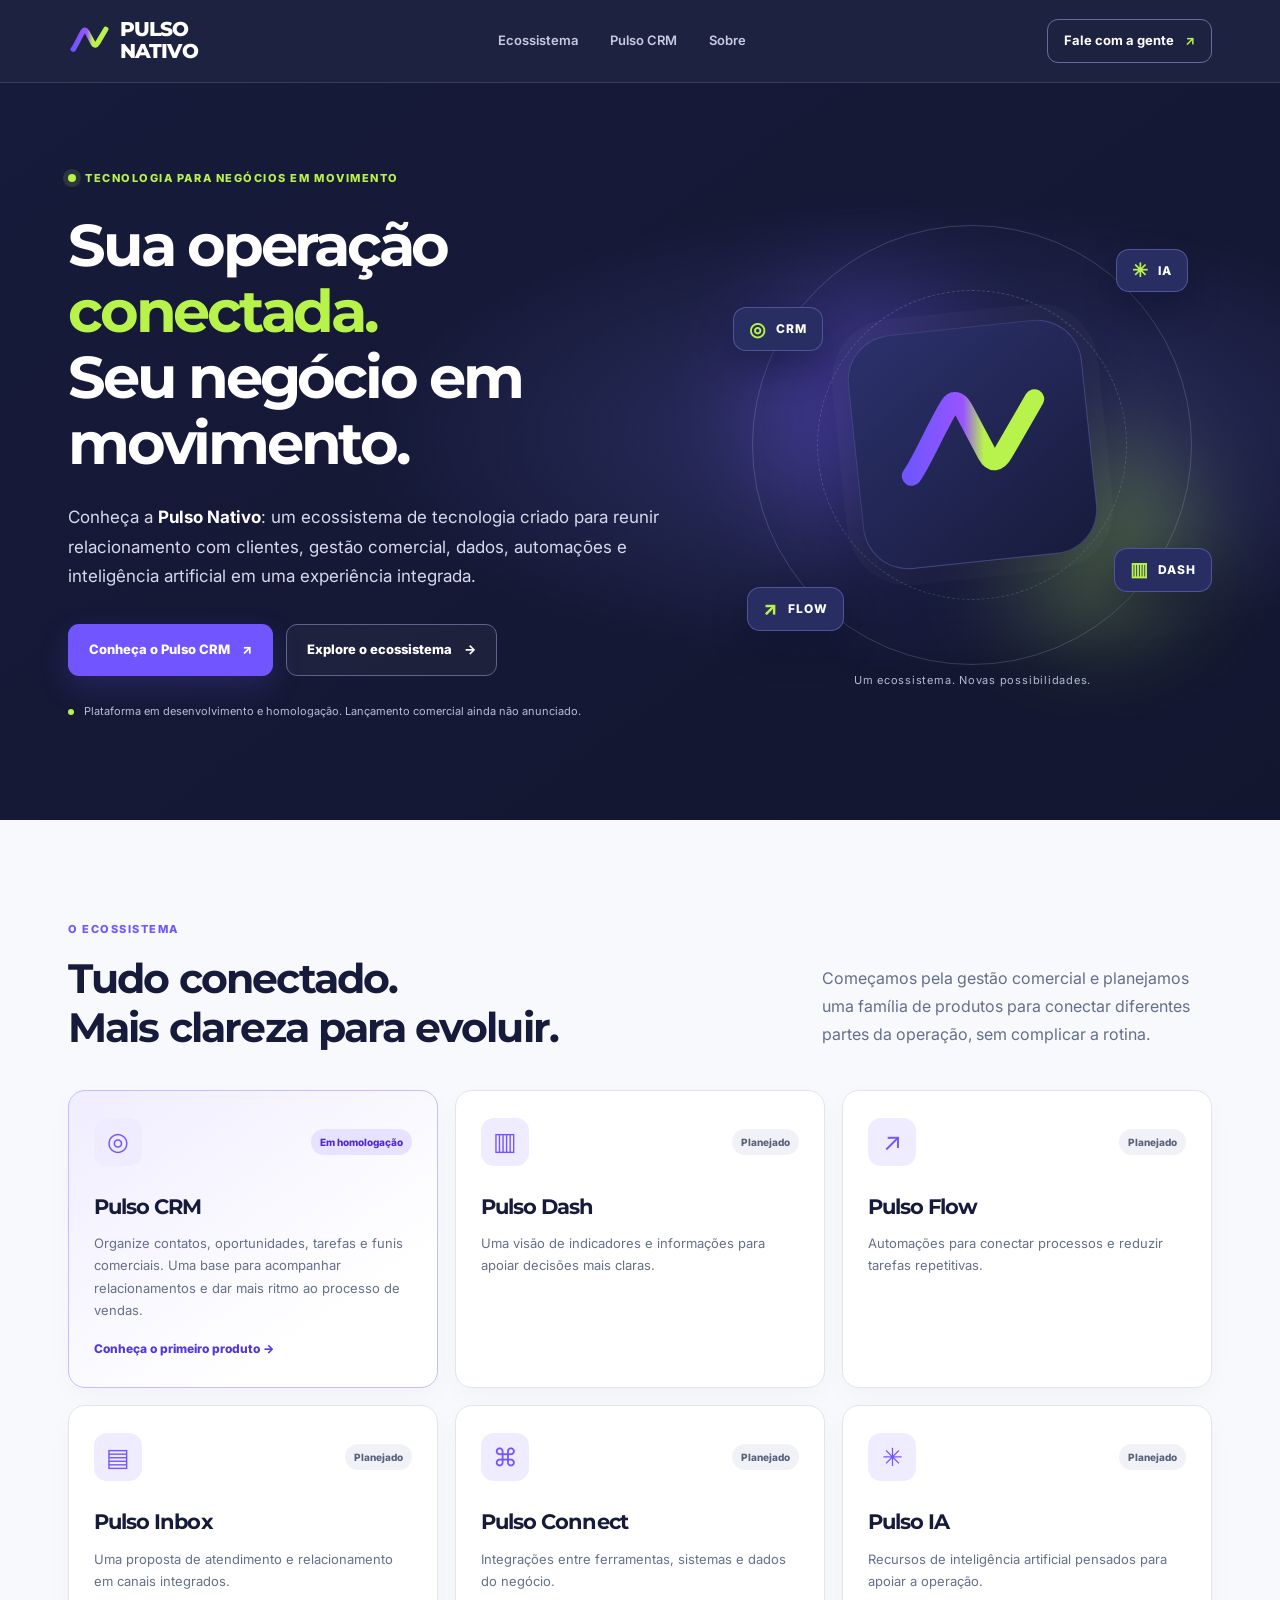
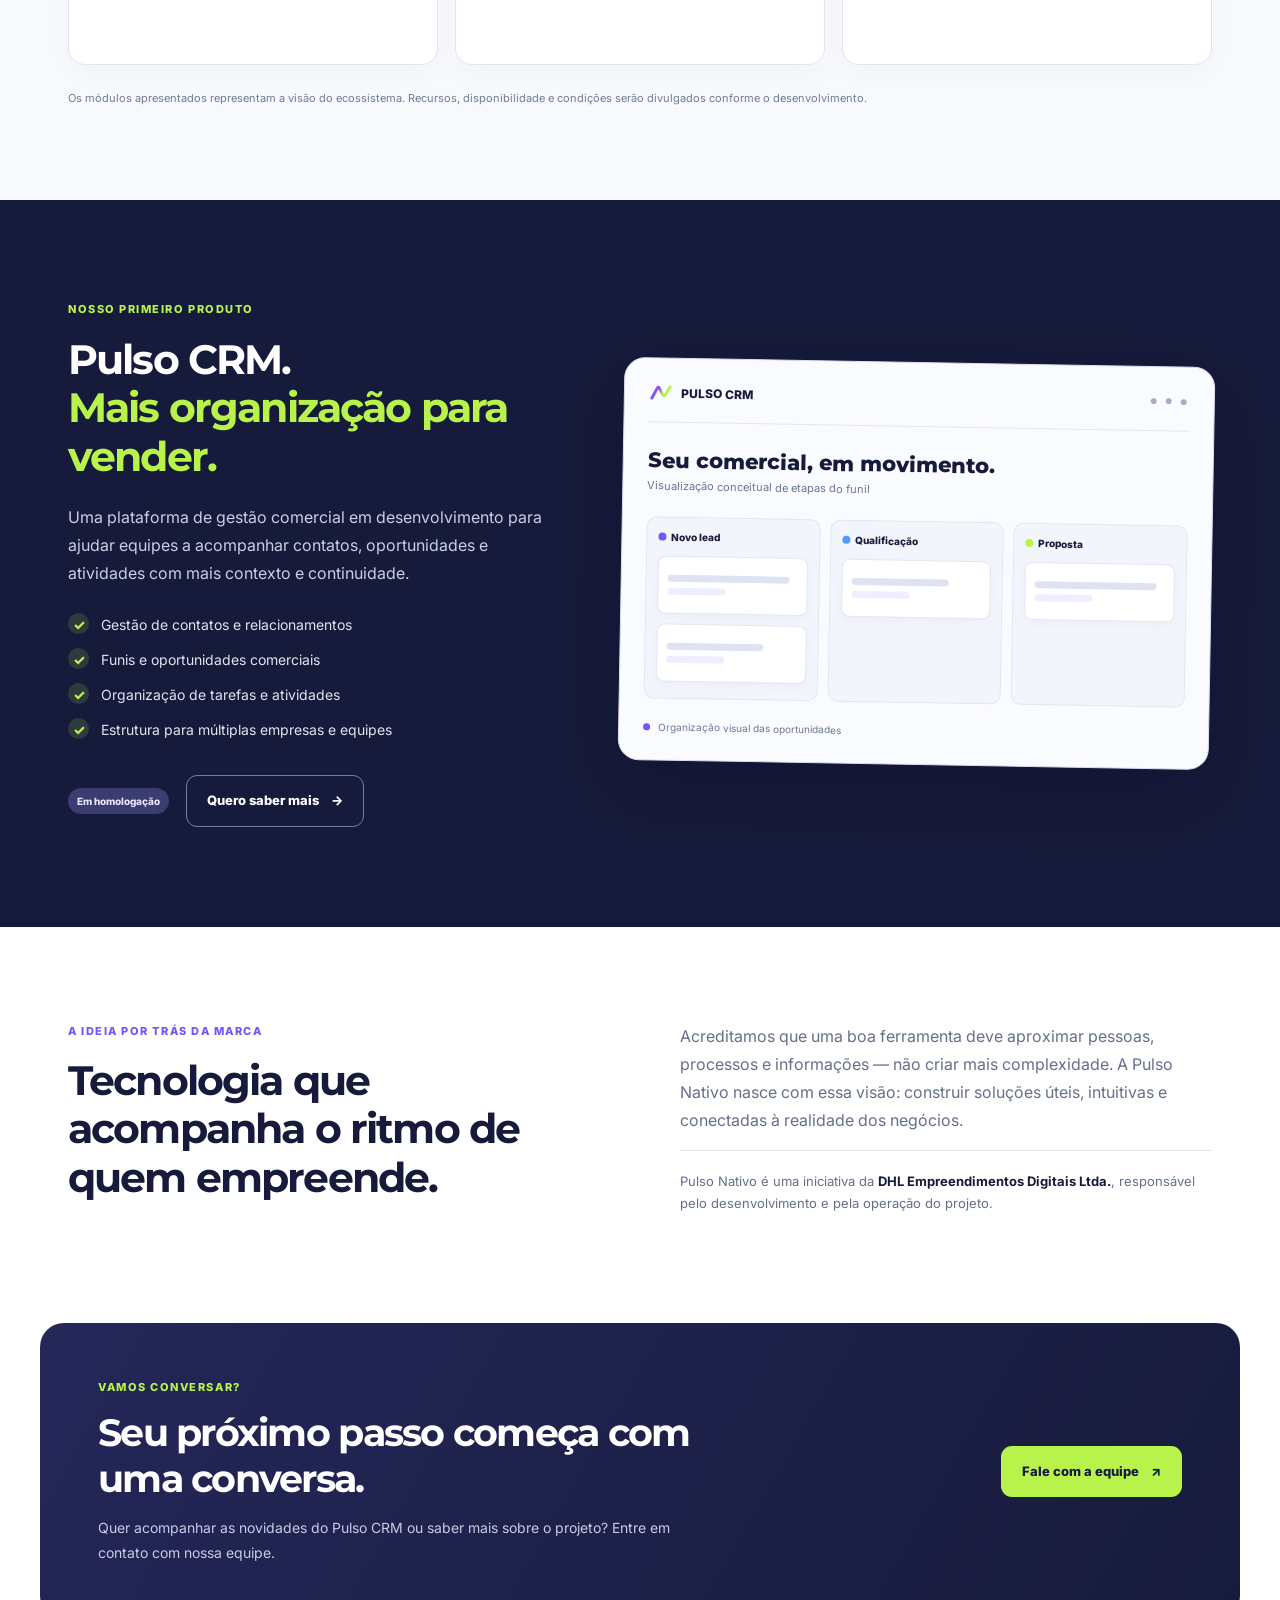
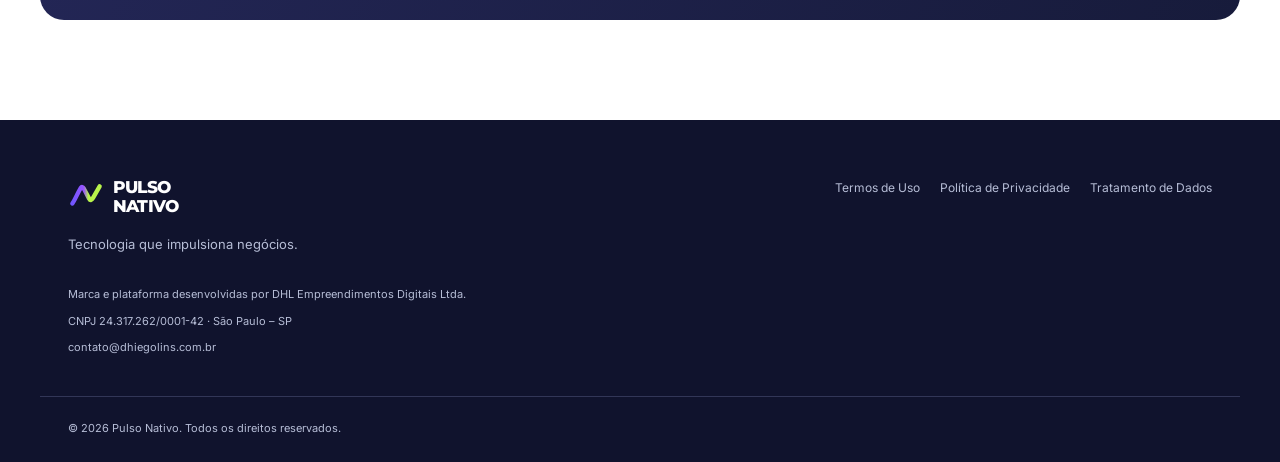
<file: index.html>
<!doctype html>
<html lang="pt-BR">
<head>
  <meta charset="utf-8">
  <meta name="viewport" content="width=device-width,initial-scale=1">
  <meta name="theme-color" content="#171B3B">
  <meta name="description" content="Pulso Nativo: um ecossistema de tecnologia para conectar CRM, dados, automações e inteligência artificial. Conheça o Pulso CRM, em desenvolvimento.">
  <meta property="og:type" content="website">
  <meta property="og:locale" content="pt_BR">
  <meta property="og:site_name" content="Pulso Nativo">
  <meta property="og:title" content="Pulso Nativo | Sua operação conectada">
  <meta property="og:description" content="Seu negócio em movimento. CRM, dados, automações e IA em um ecossistema que nasce para conectar sua operação.">
  <meta property="og:url" content="https://pulsonativo.com.br/">
  <link rel="canonical" href="https://pulsonativo.com.br/">
  <link rel="icon" type="image/svg+xml" href="assets/pulso-nativo-symbol.svg">
  <link rel="stylesheet" href="assets/style.css?v=20261121-03">
  <title>Pulso Nativo | Sua operação conectada. Seu negócio em movimento.</title>
</head>
<body>
  <a class="skip-link" href="#conteudo">Pular para o conteúdo</a>
  <header class="nav">
    <div class="wrap nav-inner">
      <a class="brand" href="#inicio" aria-label="Pulso Nativo — início">
        <img src="assets/pulso-nativo-symbol.svg" alt="" width="43" height="38">
        <span>PULSO <strong>NATIVO</strong></span>
      </a>
      <nav class="links" aria-label="Navegação principal">
        <a href="#ecossistema">Ecossistema</a>
        <a href="#crm">Pulso CRM</a>
        <a href="#sobre">Sobre</a>
      </nav>
      <a class="nav-contact" href="#contato">Fale com a gente <span aria-hidden="true">↗</span></a>
    </div>
  </header>
  <main id="conteudo">
    <section class="hero" id="inicio" aria-labelledby="hero-title">
      <div class="wrap hero-grid">
        <div class="hero-copy">
          <div class="eyebrow"><span class="eyebrow-dot" aria-hidden="true"></span> Tecnologia para negócios em movimento</div>
          <h1 id="hero-title">Sua operação <span>conectada.</span><br>Seu negócio em movimento.</h1>
          <p class="hero-lead">Conheça a <strong>Pulso Nativo</strong>: um ecossistema de tecnologia criado para reunir relacionamento com clientes, gestão comercial, dados, automações e inteligência artificial em uma experiência integrada.</p>
          <div class="buttons">
            <a class="btn btn-primary" href="#crm">Conheça o Pulso CRM <span aria-hidden="true">↗</span></a>
            <a class="btn btn-secondary" href="#ecossistema">Explore o ecossistema <span aria-hidden="true">→</span></a>
          </div>
          <p class="launch-note"><span class="launch-dot" aria-hidden="true"></span> Plataforma em desenvolvimento e homologação. Lançamento comercial ainda não anunciado.</p>
        </div>
        <div class="hero-art" aria-label="Representação conceitual do ecossistema Pulso Nativo">
          <div class="art-glow art-glow-one"></div><div class="art-glow art-glow-two"></div>
          <div class="orbit orbit-outer"></div><div class="orbit orbit-inner"></div>
          <div class="core-mark"><img src="assets/pulso-nativo-symbol.svg" alt="" width="162" height="140"></div>
          <div class="orbit-pill pill-crm"><span class="pill-icon">◎</span> CRM</div>
          <div class="orbit-pill pill-ia"><span class="pill-icon">✳</span> IA</div>
          <div class="orbit-pill pill-dash"><span class="pill-icon">▥</span> DASH</div>
          <div class="orbit-pill pill-flow"><span class="pill-icon">↗</span> FLOW</div>
          <span class="art-caption">Um ecossistema. Novas possibilidades.</span>
        </div>
      </div>
    </section>
    <section class="section-light" id="ecossistema" aria-labelledby="ecos-title">
      <div class="wrap">
        <div class="section-heading">
          <div><div class="eyebrow eyebrow-purple">O ecossistema</div><h2 class="section-title" id="ecos-title">Tudo conectado.<br>Mais clareza para evoluir.</h2></div>
          <p>Começamos pela gestão comercial e planejamos uma família de produtos para conectar diferentes partes da operação, sem complicar a rotina.</p>
        </div>
        <div class="product-grid">
          <article class="product-card featured">
            <div class="product-top"><span class="product-icon">◎</span><span class="status status-progress">Em homologação</span></div>
            <h3>Pulso CRM</h3>
            <p>Organize contatos, oportunidades, tarefas e funis comerciais. Uma base para acompanhar relacionamentos e dar mais ritmo ao processo de vendas.</p>
            <a href="#crm" class="text-link">Conheça o primeiro produto <span aria-hidden="true">→</span></a>
          </article>
          <article class="product-card"><div class="product-top"><span class="product-icon">▥</span><span class="status">Planejado</span></div><h3>Pulso Dash</h3><p>Uma visão de indicadores e informações para apoiar decisões mais claras.</p></article>
          <article class="product-card"><div class="product-top"><span class="product-icon">↗</span><span class="status">Planejado</span></div><h3>Pulso Flow</h3><p>Automações para conectar processos e reduzir tarefas repetitivas.</p></article>
          <article class="product-card"><div class="product-top"><span class="product-icon">▤</span><span class="status">Planejado</span></div><h3>Pulso Inbox</h3><p>Uma proposta de atendimento e relacionamento em canais integrados.</p></article>
          <article class="product-card"><div class="product-top"><span class="product-icon">⌘</span><span class="status">Planejado</span></div><h3>Pulso Connect</h3><p>Integrações entre ferramentas, sistemas e dados do negócio.</p></article>
          <article class="product-card"><div class="product-top"><span class="product-icon">✳</span><span class="status">Planejado</span></div><h3>Pulso IA</h3><p>Recursos de inteligência artificial pensados para apoiar a operação.</p></article>
        </div>
        <p class="product-disclaimer">Os módulos apresentados representam a visão do ecossistema. Recursos, disponibilidade e condições serão divulgados conforme o desenvolvimento.</p>
      </div>
    </section>
    <section class="crm-section" id="crm" aria-labelledby="crm-title">
      <div class="wrap crm-layout">
        <div class="crm-copy">
          <div class="eyebrow">Nosso primeiro produto</div>
          <h2 class="section-title" id="crm-title">Pulso CRM.<br><span>Mais organização para vender.</span></h2>
          <p>Uma plataforma de gestão comercial em desenvolvimento para ajudar equipes a acompanhar contatos, oportunidades e atividades com mais contexto e continuidade.</p>
          <ul class="check-list">
            <li><span aria-hidden="true">✓</span> Gestão de contatos e relacionamentos</li>
            <li><span aria-hidden="true">✓</span> Funis e oportunidades comerciais</li>
            <li><span aria-hidden="true">✓</span> Organização de tarefas e atividades</li>
            <li><span aria-hidden="true">✓</span> Estrutura para múltiplas empresas e equipes</li>
          </ul>
          <div class="crm-actions"><span class="status status-dark">Em homologação</span><a href="#contato" class="btn btn-outline">Quero saber mais <span aria-hidden="true">→</span></a></div>
        </div>
        <div class="crm-visual" aria-label="Ilustração conceitual de um funil de vendas">
          <div class="visual-head"><span class="visual-brand"><img src="assets/pulso-nativo-symbol.svg" alt="" width="24" height="22"> PULSO CRM</span><span class="visual-dots" aria-hidden="true">● ● ●</span></div>
          <div class="visual-title">Seu comercial, em movimento.</div>
          <div class="visual-subtitle">Visualização conceitual de etapas do funil</div>
          <div class="visual-columns">
            <div class="visual-col"><div class="col-title"><span class="col-dot purple"></span>Novo lead</div><div class="visual-item"><span class="visual-line long"></span><span class="visual-line short"></span></div><div class="visual-item"><span class="visual-line medium"></span><span class="visual-line short"></span></div></div>
            <div class="visual-col"><div class="col-title"><span class="col-dot blue"></span>Qualificação</div><div class="visual-item"><span class="visual-line medium"></span><span class="visual-line short"></span></div></div>
            <div class="visual-col"><div class="col-title"><span class="col-dot lime"></span>Proposta</div><div class="visual-item"><span class="visual-line long"></span><span class="visual-line short"></span></div></div>
          </div>
          <div class="visual-foot"><span class="visual-foot-dot"></span> Organização visual das oportunidades</div>
        </div>
      </div>
    </section>
    <section class="about-section" id="sobre" aria-labelledby="sobre-title">
      <div class="wrap about-grid">
        <div><div class="eyebrow eyebrow-purple">A ideia por trás da marca</div><h2 class="section-title" id="sobre-title">Tecnologia que acompanha o ritmo de quem empreende.</h2></div>
        <div><p>Acreditamos que uma boa ferramenta deve aproximar pessoas, processos e informações — não criar mais complexidade. A Pulso Nativo nasce com essa visão: construir soluções úteis, intuitivas e conectadas à realidade dos negócios.</p><p class="about-note">Pulso Nativo é uma iniciativa da <strong>DHL Empreendimentos Digitais Ltda.</strong>, responsável pelo desenvolvimento e pela operação do projeto.</p></div>
      </div>
    </section>
    <section class="contact-section" id="contato" aria-labelledby="contato-title">
      <div class="wrap contact-box">
        <div><div class="eyebrow">Vamos conversar?</div><h2 id="contato-title">Seu próximo passo começa com uma conversa.</h2><p>Quer acompanhar as novidades do Pulso CRM ou saber mais sobre o projeto? Entre em contato com nossa equipe.</p></div>
        <a class="btn btn-lime" href="mailto:contato@dhiegolins.com.br?subject=Quero%20conhecer%20a%20Pulso%20Nativo">Fale com a equipe <span aria-hidden="true">↗</span></a>
      </div>
    </section>
  </main>
  <footer>
    <div class="wrap foot">
      <div class="footer-company"><a class="brand brand-footer" href="#inicio"><img src="assets/pulso-nativo-symbol.svg" alt="" width="36" height="31"><span>PULSO <strong>NATIVO</strong></span></a><p>Tecnologia que impulsiona negócios.</p><small>Marca e plataforma desenvolvidas por DHL Empreendimentos Digitais Ltda.<br>CNPJ 24.317.262/0001-42 · São Paulo – SP<br><a href="mailto:contato@dhiegolins.com.br">contato@dhiegolins.com.br</a></small></div>
      <nav class="footlinks" aria-label="Documentos legais"><a href="termos/">Termos de Uso</a><a href="privacidade/">Política de Privacidade</a><a href="tratamento-de-dados/">Tratamento de Dados</a></nav>
    </div>
    <div class="wrap footer-bottom">© 2026 Pulso Nativo. Todos os direitos reservados.</div>
  </footer>
</body>
</html>
</file>
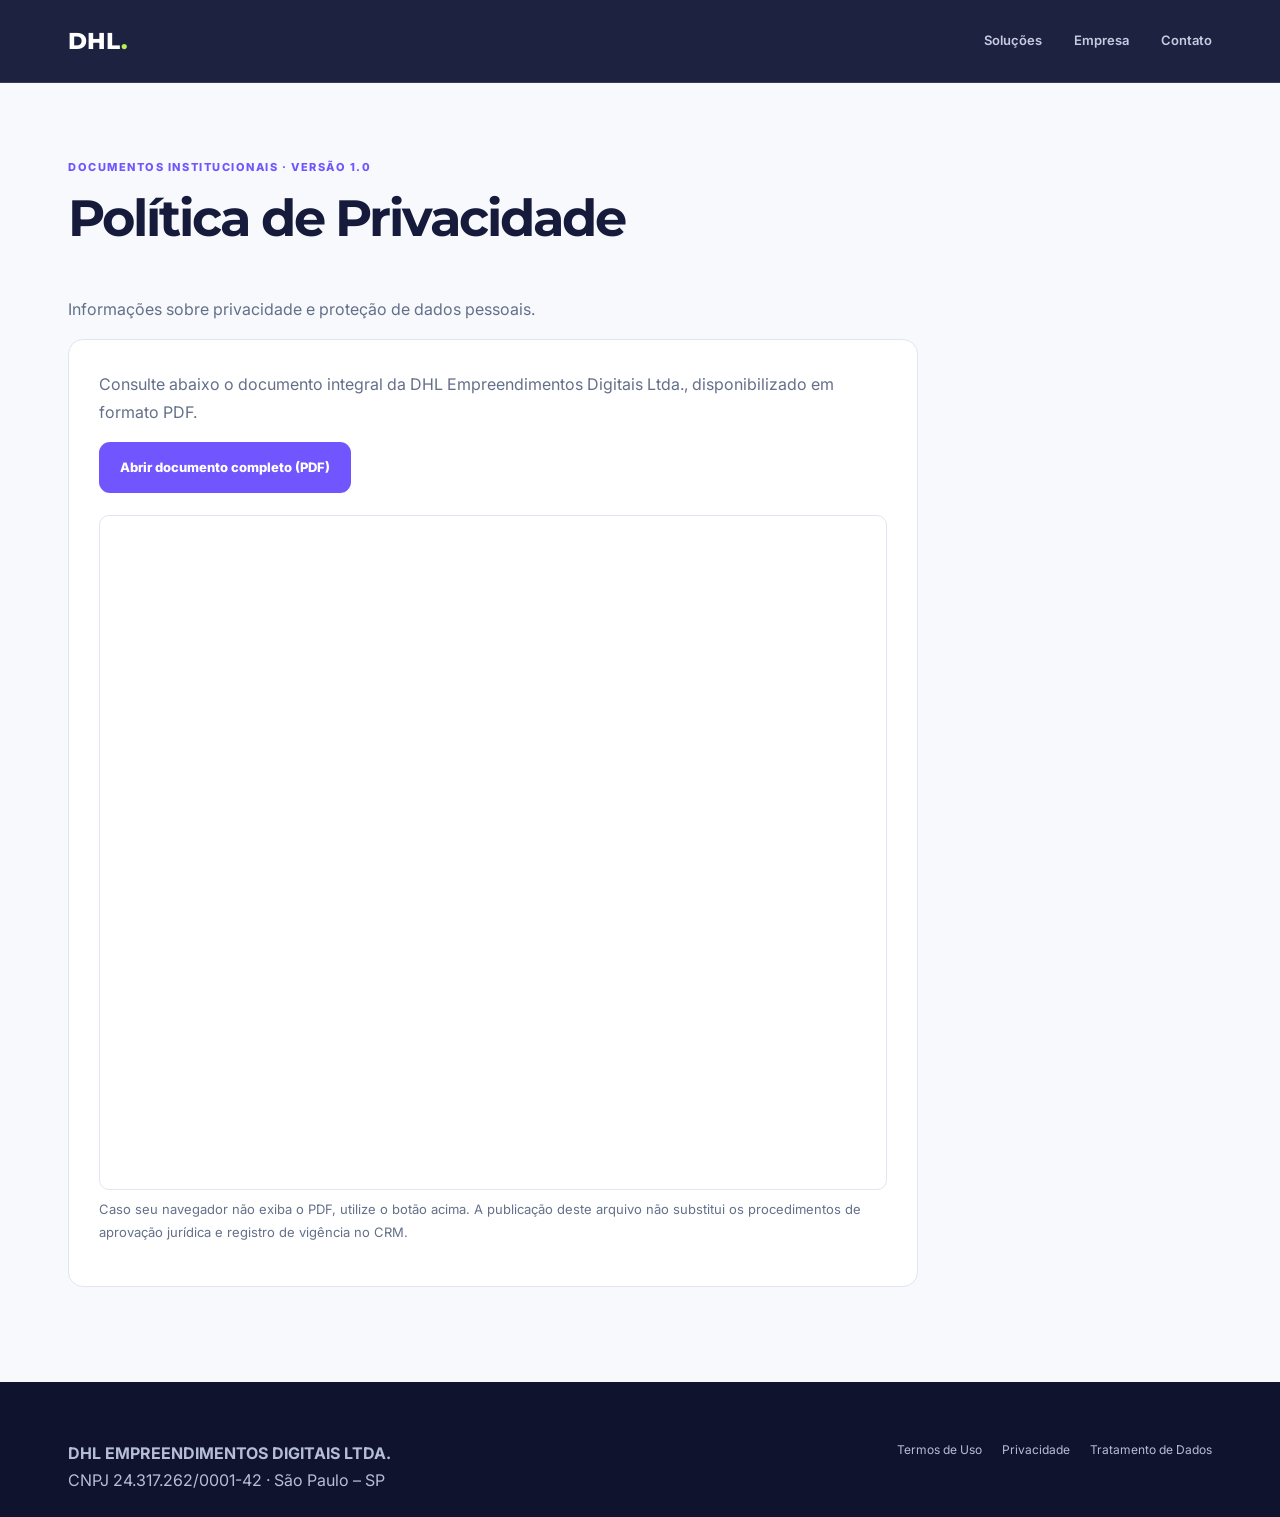
<file: privacidade/index.html>
<!doctype html><html lang="pt-BR"><head><meta charset="utf-8"><meta name="viewport" content="width=device-width,initial-scale=1"><meta name="theme-color" content="#08111e"><meta name="description" content="Informações sobre privacidade e proteção de dados pessoais."><title>Política de Privacidade | DHL Empreendimentos Digitais</title><link rel="stylesheet" href="../assets/style.css"></head><body><header class="nav"><div class="wrap"><a class="logo" href="../index.html">DHL<span>.</span></a><nav class="links" aria-label="Navegação principal"><a href="../index.html#solucoes">Soluções</a><a href="../index.html#empresa">Empresa</a><a href="../index.html#contato">Contato</a></nav></div></header><main class="legal"><div class="wrap"><div class="eyebrow">Documentos institucionais · Versão 1.0</div><h1>Política de Privacidade</h1><p>Informações sobre privacidade e proteção de dados pessoais.</p><div class="panel"><p>Consulte abaixo o documento integral da DHL Empreendimentos Digitais Ltda., disponibilizado em formato PDF.</p><a class="btn" href="../politica-de-privacidade.pdf" target="_blank" rel="noopener noreferrer">Abrir documento completo (PDF)</a><iframe title="Política de Privacidade — documento integral" src="../politica-de-privacidade.pdf#toolbar=1" loading="lazy"></iframe><p class="small">Caso seu navegador não exiba o PDF, utilize o botão acima. A publicação deste arquivo não substitui os procedimentos de aprovação jurídica e registro de vigência no CRM.</p></div></div></main><footer><div class="wrap foot"><div><strong>DHL EMPREENDIMENTOS DIGITAIS LTDA.</strong><div>CNPJ 24.317.262/0001-42 · São Paulo – SP</div></div><nav class="footlinks" aria-label="Documentos legais"><a href="../termos/">Termos de Uso</a><a href="../privacidade/">Privacidade</a><a href="../tratamento-de-dados/">Tratamento de Dados</a></nav></div></footer></body></html>
</file>
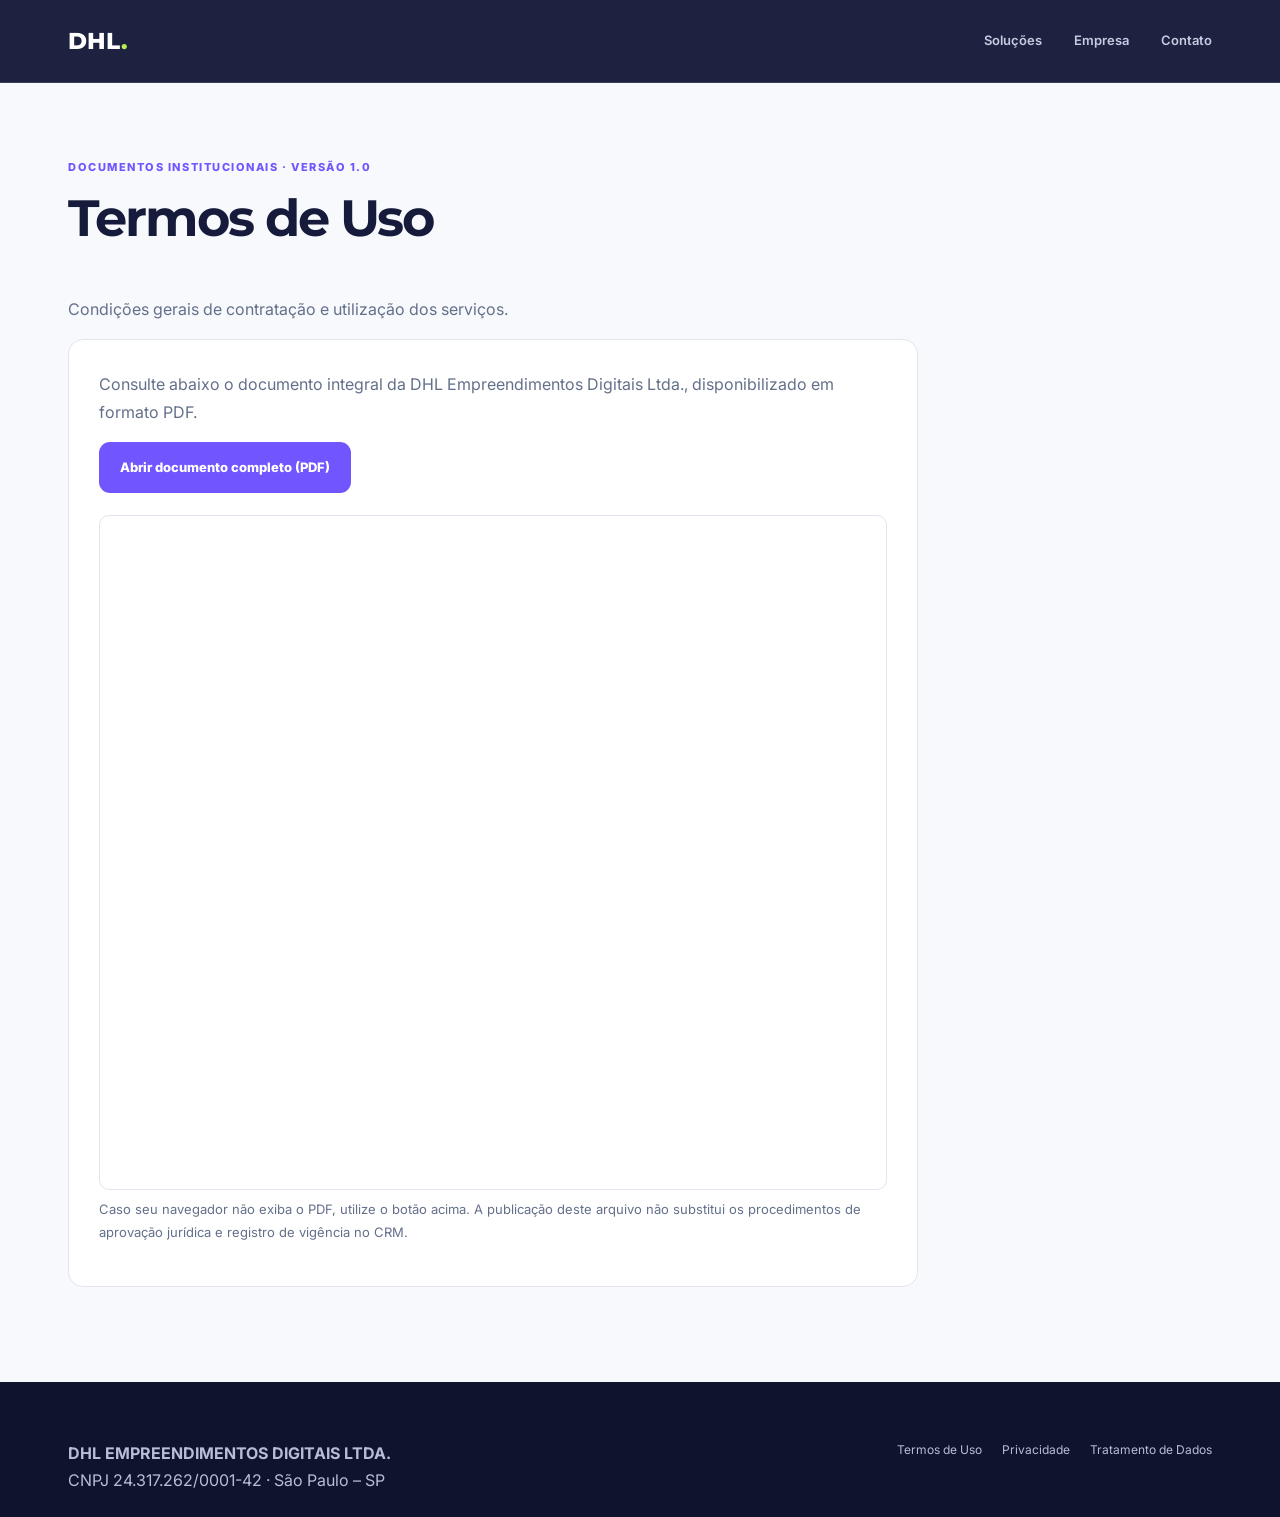
<file: termos/index.html>
<!doctype html><html lang="pt-BR"><head><meta charset="utf-8"><meta name="viewport" content="width=device-width,initial-scale=1"><meta name="theme-color" content="#08111e"><meta name="description" content="Condições gerais de contratação e utilização dos serviços."><title>Termos de Uso | DHL Empreendimentos Digitais</title><link rel="stylesheet" href="../assets/style.css"></head><body><header class="nav"><div class="wrap"><a class="logo" href="../index.html">DHL<span>.</span></a><nav class="links" aria-label="Navegação principal"><a href="../index.html#solucoes">Soluções</a><a href="../index.html#empresa">Empresa</a><a href="../index.html#contato">Contato</a></nav></div></header><main class="legal"><div class="wrap"><div class="eyebrow">Documentos institucionais · Versão 1.0</div><h1>Termos de Uso</h1><p>Condições gerais de contratação e utilização dos serviços.</p><div class="panel"><p>Consulte abaixo o documento integral da DHL Empreendimentos Digitais Ltda., disponibilizado em formato PDF.</p><a class="btn" href="../termos-de-uso.pdf" target="_blank" rel="noopener noreferrer">Abrir documento completo (PDF)</a><iframe title="Termos de Uso — documento integral" src="../termos-de-uso.pdf#toolbar=1" loading="lazy"></iframe><p class="small">Caso seu navegador não exiba o PDF, utilize o botão acima. A publicação deste arquivo não substitui os procedimentos de aprovação jurídica e registro de vigência no CRM.</p></div></div></main><footer><div class="wrap foot"><div><strong>DHL EMPREENDIMENTOS DIGITAIS LTDA.</strong><div>CNPJ 24.317.262/0001-42 · São Paulo – SP</div></div><nav class="footlinks" aria-label="Documentos legais"><a href="../termos/">Termos de Uso</a><a href="../privacidade/">Privacidade</a><a href="../tratamento-de-dados/">Tratamento de Dados</a></nav></div></footer></body></html>
</file>
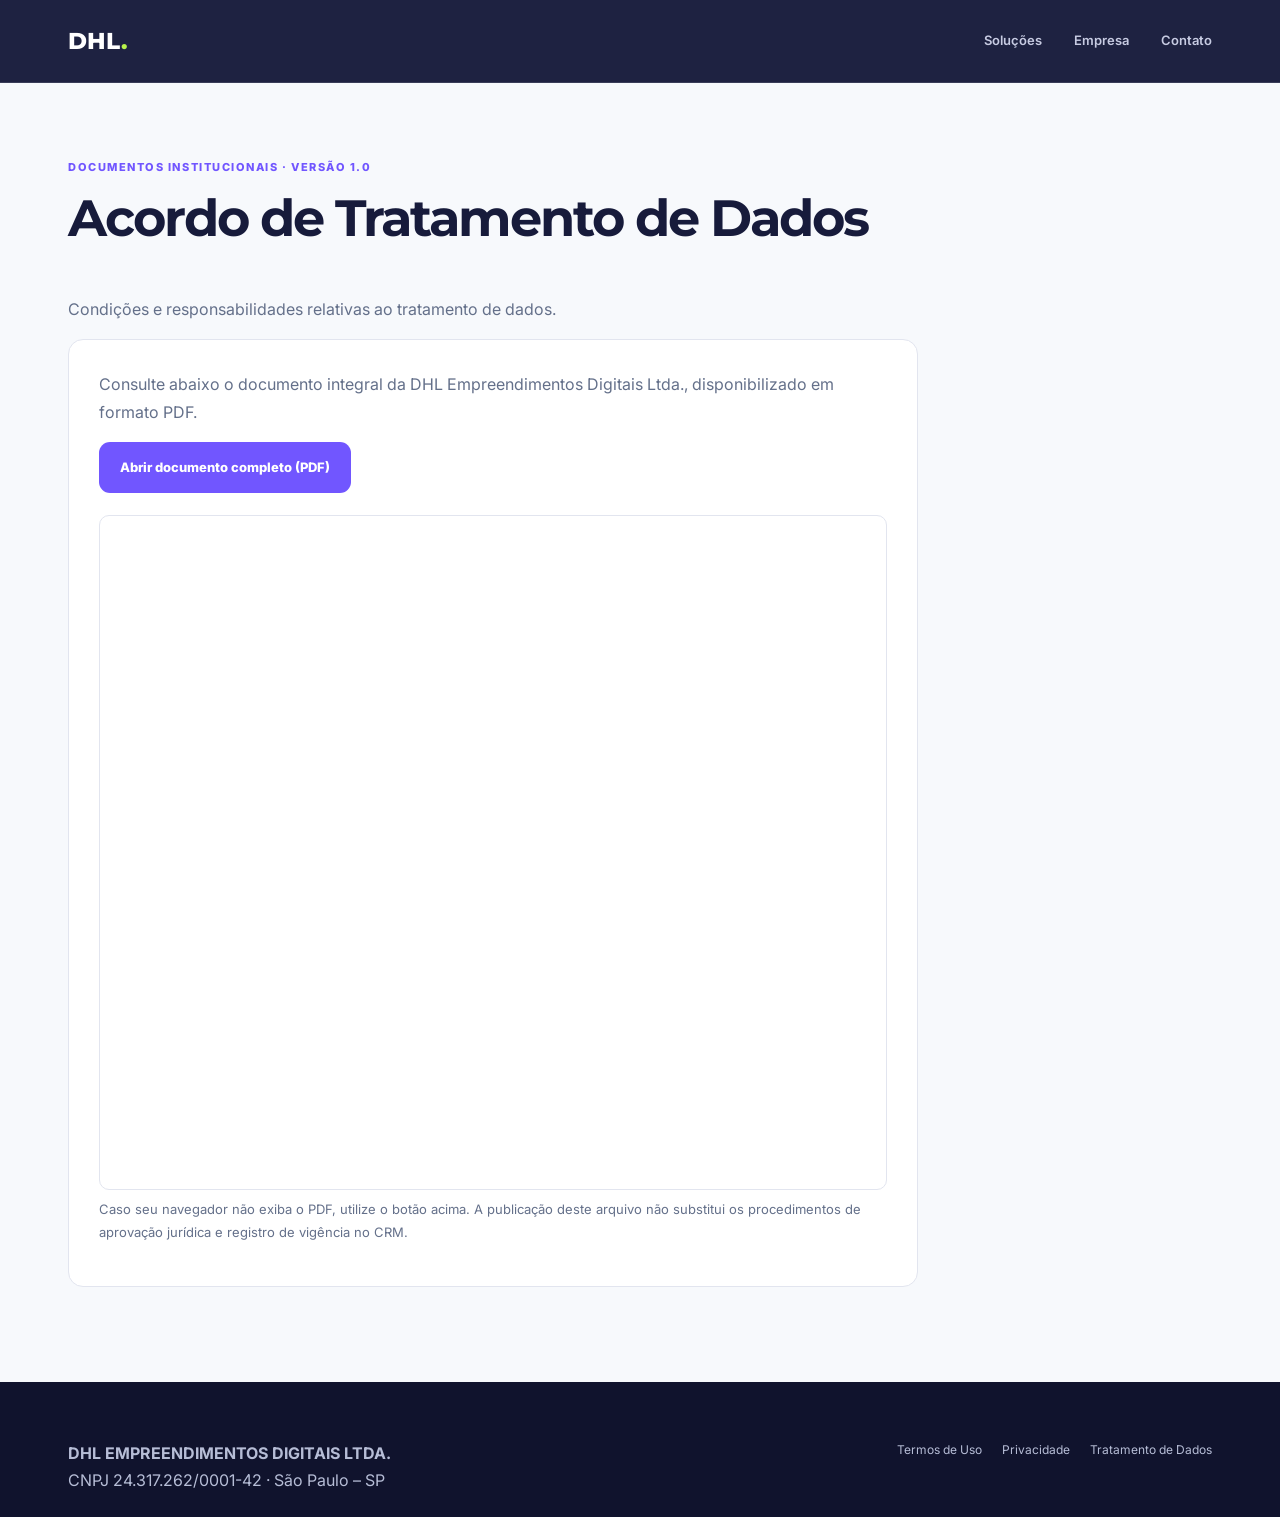
<file: tratamento-de-dados/index.html>
<!doctype html><html lang="pt-BR"><head><meta charset="utf-8"><meta name="viewport" content="width=device-width,initial-scale=1"><meta name="theme-color" content="#08111e"><meta name="description" content="Condições e responsabilidades relativas ao tratamento de dados."><title>Acordo de Tratamento de Dados | DHL Empreendimentos Digitais</title><link rel="stylesheet" href="../assets/style.css"></head><body><header class="nav"><div class="wrap"><a class="logo" href="../index.html">DHL<span>.</span></a><nav class="links" aria-label="Navegação principal"><a href="../index.html#solucoes">Soluções</a><a href="../index.html#empresa">Empresa</a><a href="../index.html#contato">Contato</a></nav></div></header><main class="legal"><div class="wrap"><div class="eyebrow">Documentos institucionais · Versão 1.0</div><h1>Acordo de Tratamento de Dados</h1><p>Condições e responsabilidades relativas ao tratamento de dados.</p><div class="panel"><p>Consulte abaixo o documento integral da DHL Empreendimentos Digitais Ltda., disponibilizado em formato PDF.</p><a class="btn" href="../acordo-de-tratamento-de-dados.pdf" target="_blank" rel="noopener noreferrer">Abrir documento completo (PDF)</a><iframe title="Acordo de Tratamento de Dados — documento integral" src="../acordo-de-tratamento-de-dados.pdf#toolbar=1" loading="lazy"></iframe><p class="small">Caso seu navegador não exiba o PDF, utilize o botão acima. A publicação deste arquivo não substitui os procedimentos de aprovação jurídica e registro de vigência no CRM.</p></div></div></main><footer><div class="wrap foot"><div><strong>DHL EMPREENDIMENTOS DIGITAIS LTDA.</strong><div>CNPJ 24.317.262/0001-42 · São Paulo – SP</div></div><nav class="footlinks" aria-label="Documentos legais"><a href="../termos/">Termos de Uso</a><a href="../privacidade/">Privacidade</a><a href="../tratamento-de-dados/">Tratamento de Dados</a></nav></div></footer></body></html>
</file>
<file: assets/style.css>
@import url('https://fonts.googleapis.com/css2?family=Inter:wght@400;500;600;700;800&family=Montserrat:wght@500;600;700;800&display=swap');
:root{--pn-indigo:#171B3B;--pn-violet:#7156FF;--pn-lime:#B8F34B;--pn-ice:#F7F9FC;--pn-graphite:#1B2540;--pn-line:#E2E5EF;--pn-muted:#64708A;--pn-white:#fff;--pn-deep:#10132D;--pn-soft:#F0EEFF;color-scheme:light}
*{box-sizing:border-box}html{scroll-behavior:smooth}body{margin:0;background:var(--pn-ice);color:var(--pn-indigo);font:16px/1.65 Inter,'Segoe UI',Arial,sans-serif}a{color:inherit;text-decoration:none}a:hover{text-decoration:none}button,input,select{font:inherit}a:focus-visible,button:focus-visible{outline:3px solid var(--pn-lime);outline-offset:4px}h1,h2,h3,p{margin-top:0}h1,h2,h3{font-family:Montserrat,Inter,sans-serif;letter-spacing:-.045em}p{line-height:1.75}.wrap{width:100%;max-width:1200px;margin:auto;padding:0 28px}.skip-link{position:absolute;top:-80px;left:12px;z-index:99;background:var(--pn-lime);padding:10px 16px;color:var(--pn-indigo)}.skip-link:focus{top:10px}
.nav{position:sticky;top:0;z-index:30;background:rgba(23,27,59,.97);border-bottom:1px solid rgba(255,255,255,.12);backdrop-filter:blur(16px)}.nav-inner,.nav>.wrap{min-height:82px;display:flex;align-items:center;justify-content:space-between;gap:28px}.brand{display:inline-flex;align-items:center;gap:9px;font:800 20px/1.08 Montserrat,Inter,sans-serif;letter-spacing:-.045em;color:white;white-space:nowrap}.brand img{object-fit:contain;flex:none}.brand strong{display:block;font-weight:800}.links{display:flex;align-items:center;gap:32px}.links a{font-size:13px;font-weight:600;color:#C7CBE2;transition:color .2s}.links a:hover,.links a:focus-visible{color:white}.nav-contact{border:1px solid #656C9D;border-radius:11px;color:white;padding:10px 16px;font-size:13px;font-weight:700;white-space:nowrap}.nav-contact:hover{background:#292F61}.nav-contact span{margin-left:8px;color:var(--pn-lime)}
.hero{background:radial-gradient(ellipse at 72% 48%,#30326A 0%,transparent 43%),linear-gradient(145deg,#171B3B 0%,#12162F 100%);color:white;overflow:hidden}.hero-grid{display:grid;grid-template-columns:1.14fr .86fr;align-items:center;gap:30px;min-height:660px;padding-top:86px;padding-bottom:100px}.hero-copy{position:relative;z-index:2}.eyebrow{display:flex;align-items:center;gap:9px;font-size:11px;font-weight:800;letter-spacing:.14em;text-transform:uppercase;color:var(--pn-lime)}.eyebrow-dot,.launch-dot{width:8px;height:8px;border-radius:50%;background:var(--pn-lime);display:inline-block;flex:none;box-shadow:0 0 0 5px #B8F34B20}.hero h1{font-size:clamp(39px,4.6vw,64px);line-height:1.12;letter-spacing:-.055em;max-width:740px;margin:26px 0}.hero h1 span{color:var(--pn-lime)}.hero-lead{color:#D5D9EB;font-size:17px;max-width:640px}.hero-lead strong{color:white}.buttons{display:flex;align-items:center;gap:13px;flex-wrap:wrap;margin-top:32px}.btn{display:inline-flex;align-items:center;justify-content:center;gap:12px;padding:14px 20px;border-radius:11px;border:1px solid transparent;font-weight:800;font-size:13px;min-height:48px;transition:transform .2s,background .2s,box-shadow .2s}.btn:hover{transform:translateY(-2px)}.btn-primary{background:var(--pn-violet);color:white;box-shadow:0 12px 30px #7156FF30}.btn-primary:hover{background:#5E43E8;color:white}.btn-secondary{color:white;border-color:#5C638C;background:rgba(255,255,255,.04)}.btn-secondary:hover{background:rgba(255,255,255,.11)}.launch-note{display:flex;align-items:flex-start;gap:10px;margin:27px 0 0;color:#B6BDD9;font-size:11px;line-height:1.6}.launch-dot{width:6px;height:6px;margin-top:6px;box-shadow:none}
.hero-art{height:490px;position:relative;isolation:isolate;display:grid;place-items:center}.art-glow{position:absolute;border-radius:50%;filter:blur(50px);opacity:.3;z-index:-1}.art-glow-one{width:230px;height:230px;background:#7156FF;left:4%;top:18%}.art-glow-two{width:190px;height:190px;background:#B8F34B;right:4%;bottom:12%}.orbit{position:absolute;border:1px solid rgba(197,203,245,.2);border-radius:50%;aspect-ratio:1}.orbit-outer{width:min(440px,100%)}.orbit-inner{width:min(310px,73%);border-style:dashed;border-color:#A9AED54D}.core-mark{width:235px;height:235px;border:1px solid #787CC055;border-radius:45px;display:grid;place-items:center;background:linear-gradient(145deg,#2C316D,#171B3B);box-shadow:0 25px 85px #05071B77,0 0 0 16px #FFFFFF07;transform:rotate(-6deg)}.core-mark img{transform:rotate(6deg);width:162px;height:auto}.orbit-pill{position:absolute;display:flex;align-items:center;gap:9px;background:#292E62;border:1px solid #767BD080;border-radius:13px;padding:11px 15px;box-shadow:0 15px 35px #06082455;color:white;font-weight:800;font-size:12px;letter-spacing:.08em}.pill-icon{color:var(--pn-lime);font-size:19px;line-height:1}.pill-crm{left:0;top:22%}.pill-ia{right:5%;top:10%}.pill-dash{right:0;bottom:20%}.pill-flow{left:3%;bottom:12%}.art-caption{position:absolute;bottom:0;color:#B4BBD6;font-size:11px;letter-spacing:.07em}
.section-light{padding:100px 0 92px;background:var(--pn-ice)}.section-heading{display:flex;align-items:end;justify-content:space-between;gap:60px;margin-bottom:38px}.section-heading>p{max-width:390px;color:var(--pn-muted);margin:0 0 4px}.eyebrow-purple{color:var(--pn-violet)}.section-title{font-size:clamp(29px,3.2vw,44px);line-height:1.19;margin:16px 0 0}.product-grid{display:grid;grid-template-columns:repeat(3,minmax(0,1fr));gap:17px}.product-card{min-height:260px;padding:27px 25px;background:white;border:1px solid var(--pn-line);border-radius:17px;box-shadow:0 8px 26px #171B3B07;transition:transform .2s,border-color .2s}.product-card:hover{transform:translateY(-3px);border-color:#B9B3EF}.product-card.featured{background:linear-gradient(145deg,#F0EDFF,#fff 75%);border-color:#C6BCFF}.product-top{display:flex;align-items:center;justify-content:space-between;gap:12px}.product-icon{display:grid;place-items:center;width:48px;height:48px;border-radius:13px;background:#EFECFF;color:var(--pn-violet);font-size:25px}.status{display:inline-block;padding:5px 9px;border-radius:100px;background:#F0F2F7;color:#59627B;font-size:10px;font-weight:800;white-space:nowrap}.status-progress{background:#E7E2FF;color:#4B2BC9}.product-card h3{font-size:21px;margin:24px 0 8px}.product-card p{font-size:13px;color:var(--pn-muted);line-height:1.7;margin:0}.text-link{display:inline-block;color:#5436DD;font-weight:800;font-size:12px;margin-top:18px}.text-link:hover{text-decoration:underline}.product-disclaimer{color:#707B93;font-size:11px;margin:24px 0 0}
.crm-section{padding:100px 0;background:var(--pn-indigo);color:white;overflow:hidden}.crm-layout{display:grid;grid-template-columns:.9fr 1.1fr;align-items:center;gap:70px}.crm-copy .section-title{color:white}.crm-copy .section-title span{color:var(--pn-lime)}.crm-copy>p{color:#C9CFE4;max-width:520px;margin:22px 0}.check-list{list-style:none;padding:0;margin:26px 0 34px}.check-list li{display:flex;align-items:flex-start;gap:12px;color:#E1E4F0;margin:12px 0;font-size:14px}.check-list li span{display:grid;place-items:center;width:21px;height:21px;flex:none;border-radius:50%;background:#B8F34B26;color:var(--pn-lime);font-weight:800}.crm-actions{display:flex;align-items:center;gap:17px;flex-wrap:wrap}.status-dark{background:#3B3D71;color:#E8E5FF}.btn-outline{border-color:#777CA7;color:white}.btn-outline:hover{background:#333867}
.crm-visual{background:#FAFBFF;border:1px solid #DADDF0;border-radius:21px;padding:24px;box-shadow:0 25px 75px #080B2255;color:var(--pn-indigo);transform:rotate(1deg)}.visual-head{display:flex;align-items:center;justify-content:space-between;border-bottom:1px solid #E4E6F2;padding-bottom:17px}.visual-brand{display:flex;align-items:center;gap:8px;font-size:12px;font-weight:800}.visual-dots{font-size:8px;letter-spacing:3px;color:#A5ACC4}.visual-title{font:800 21px Montserrat,sans-serif;margin:25px 0 4px}.visual-subtitle{font-size:11px;color:#68758F}.visual-columns{display:grid;grid-template-columns:repeat(3,minmax(0,1fr));gap:10px;margin-top:22px}.visual-col{border:1px solid #E3E6F1;border-radius:10px;background:#F3F5FC;padding:11px;min-height:182px}.col-title{display:flex;align-items:center;gap:5px;font-size:10px;font-weight:800;white-space:nowrap}.col-dot{width:8px;height:8px;border-radius:50%;display:inline-block;flex:none}.purple{background:#7156FF}.blue{background:#519AFD}.lime{background:#B8F34B}.visual-item{padding:12px 9px;background:white;border:1px solid #E4E6F2;border-radius:8px;margin-top:10px;box-shadow:0 3px 8px #171B3B08}.visual-line{display:block;height:7px;border-radius:4px;background:#DEE2F1;margin:6px 0}.visual-line.long{width:94%}.visual-line.medium{width:75%}.visual-line.short{width:45%;background:#EDEEFF}.visual-foot{font-size:10px;color:#6B7895;margin-top:20px}.visual-foot-dot{display:inline-block;width:7px;height:7px;border-radius:50%;background:#7156FF;margin-right:5px}
.about-section{padding:95px 0;background:white}.about-grid{display:grid;grid-template-columns:1fr 1fr;gap:80px;align-items:start}.about-grid .section-title{max-width:490px}.about-grid p{color:var(--pn-muted);font-size:16px}.about-grid .about-note{padding-top:19px;border-top:1px solid var(--pn-line);font-size:13px}.about-note strong{color:var(--pn-indigo)}.contact-section{padding:0 0 100px;background:white}.contact-box{background:linear-gradient(120deg,#242758,#171B3B);color:white;border-radius:24px;padding:55px 58px;display:flex;align-items:center;justify-content:space-between;gap:45px}.contact-box h2{font-size:clamp(27px,3vw,40px);line-height:1.2;margin:14px 0;max-width:630px}.contact-box p{color:#C7CCE4;max-width:600px;font-size:14px;margin-bottom:0}.btn-lime{background:var(--pn-lime);color:#171B3B;flex:none}.btn-lime:hover{background:#CCFF69}
footer{background:#10132D;color:#B6BDD6;padding:58px 0 24px}.foot{display:flex;justify-content:space-between;gap:45px;flex-wrap:wrap}.brand-footer{font-size:17px}.footer-company p{font-size:13px;margin:13px 0 24px}.footer-company small{font-size:11px;line-height:1.9}.footer-company small a:hover,.footlinks a:hover{color:var(--pn-lime)}.footlinks{display:flex;align-items:flex-start;gap:20px;flex-wrap:wrap;font-size:12px}.footer-bottom{border-top:1px solid #323657;margin-top:38px;padding-top:22px;font-size:11px}
/* Preserva as páginas e documentos jurídicos já publicados pela empresa responsável. */
.logo{font:800 23px Montserrat,sans-serif;color:white}.logo span{color:var(--pn-lime)}.legal{padding:75px 0 95px;min-height:65vh}.legal h1{font-size:clamp(30px,4vw,52px);letter-spacing:-.04em}.legal .panel{padding:30px;border-radius:15px;background:white;border:1px solid var(--pn-line);max-width:850px}.legal p{color:var(--pn-muted)}.legal iframe{width:100%;height:75vh;min-height:560px;border:1px solid var(--pn-line);border-radius:10px;background:white;margin-top:22px}.legal .btn{background:var(--pn-violet);color:white}.legal .eyebrow{color:var(--pn-violet)}.small{font-size:13px;color:var(--pn-muted)}
@media(max-width:1050px){.hero-grid{grid-template-columns:1fr .8fr}.hero h1{font-size:clamp(37px,4.4vw,54px)}.crm-layout{gap:35px}.nav-inner{gap:18px}.links{gap:16px}}
@media(max-width:850px){.hero-grid{grid-template-columns:1fr;min-height:0;padding-top:70px;padding-bottom:65px}.hero-art{height:360px;max-width:500px;width:100%;margin:20px auto 0}.orbit-outer{width:340px}.orbit-inner{width:250px}.core-mark{width:175px;height:175px;border-radius:34px}.core-mark img{width:125px}.pill-crm{left:4%}.pill-dash{right:3%}.section-heading{display:block}.section-heading>p{margin-top:20px}.product-grid{grid-template-columns:repeat(2,minmax(0,1fr))}.crm-layout{grid-template-columns:1fr;gap:48px}.crm-visual{max-width:650px;width:100%;margin:auto}.about-grid{grid-template-columns:1fr;gap:24px}.contact-box{padding:42px;display:block}.contact-box .btn{margin-top:26px}.links{display:none}}
@media(max-width:600px){.wrap{padding:0 20px}.nav-inner{min-height:70px}.brand{font-size:16px}.brand img{width:36px;height:32px}.nav-contact{font-size:11px;padding:9px 11px}.hero-grid{padding-top:62px}.hero h1{font-size:clamp(34px,9.4vw,46px);letter-spacing:-.06em}.hero-lead{font-size:15px}.hero-art{height:310px}.orbit-outer{width:270px}.orbit-inner{width:205px}.core-mark{width:145px;height:145px;border-radius:27px}.core-mark img{width:105px}.orbit-pill{font-size:10px;padding:7px 10px}.pill-ia{right:0}.pill-dash{right:0}.pill-flow{left:0}.art-caption{bottom:1px}.section-light,.crm-section,.about-section{padding:65px 0}.product-grid{grid-template-columns:1fr}.product-card{min-height:0;padding:23px}.section-title{font-size:clamp(27px,7.3vw,35px)}.crm-visual{padding:14px;transform:none}.visual-col{padding:6px;min-height:160px}.visual-columns{gap:5px}.col-title{font-size:8px}.visual-item{padding:8px 5px}.contact-section{padding-bottom:65px}.contact-box{padding:31px 25px;border-radius:17px}.contact-box h2{font-size:28px}.footlinks{gap:14px}.legal{padding:45px 0 65px}.legal .panel{padding:17px}.legal iframe{height:60vh;min-height:380px}}
@media(prefers-reduced-motion:reduce){html{scroll-behavior:auto}.btn,.product-card{transition:none}.btn:hover,.product-card:hover{transform:none}}
</file>
